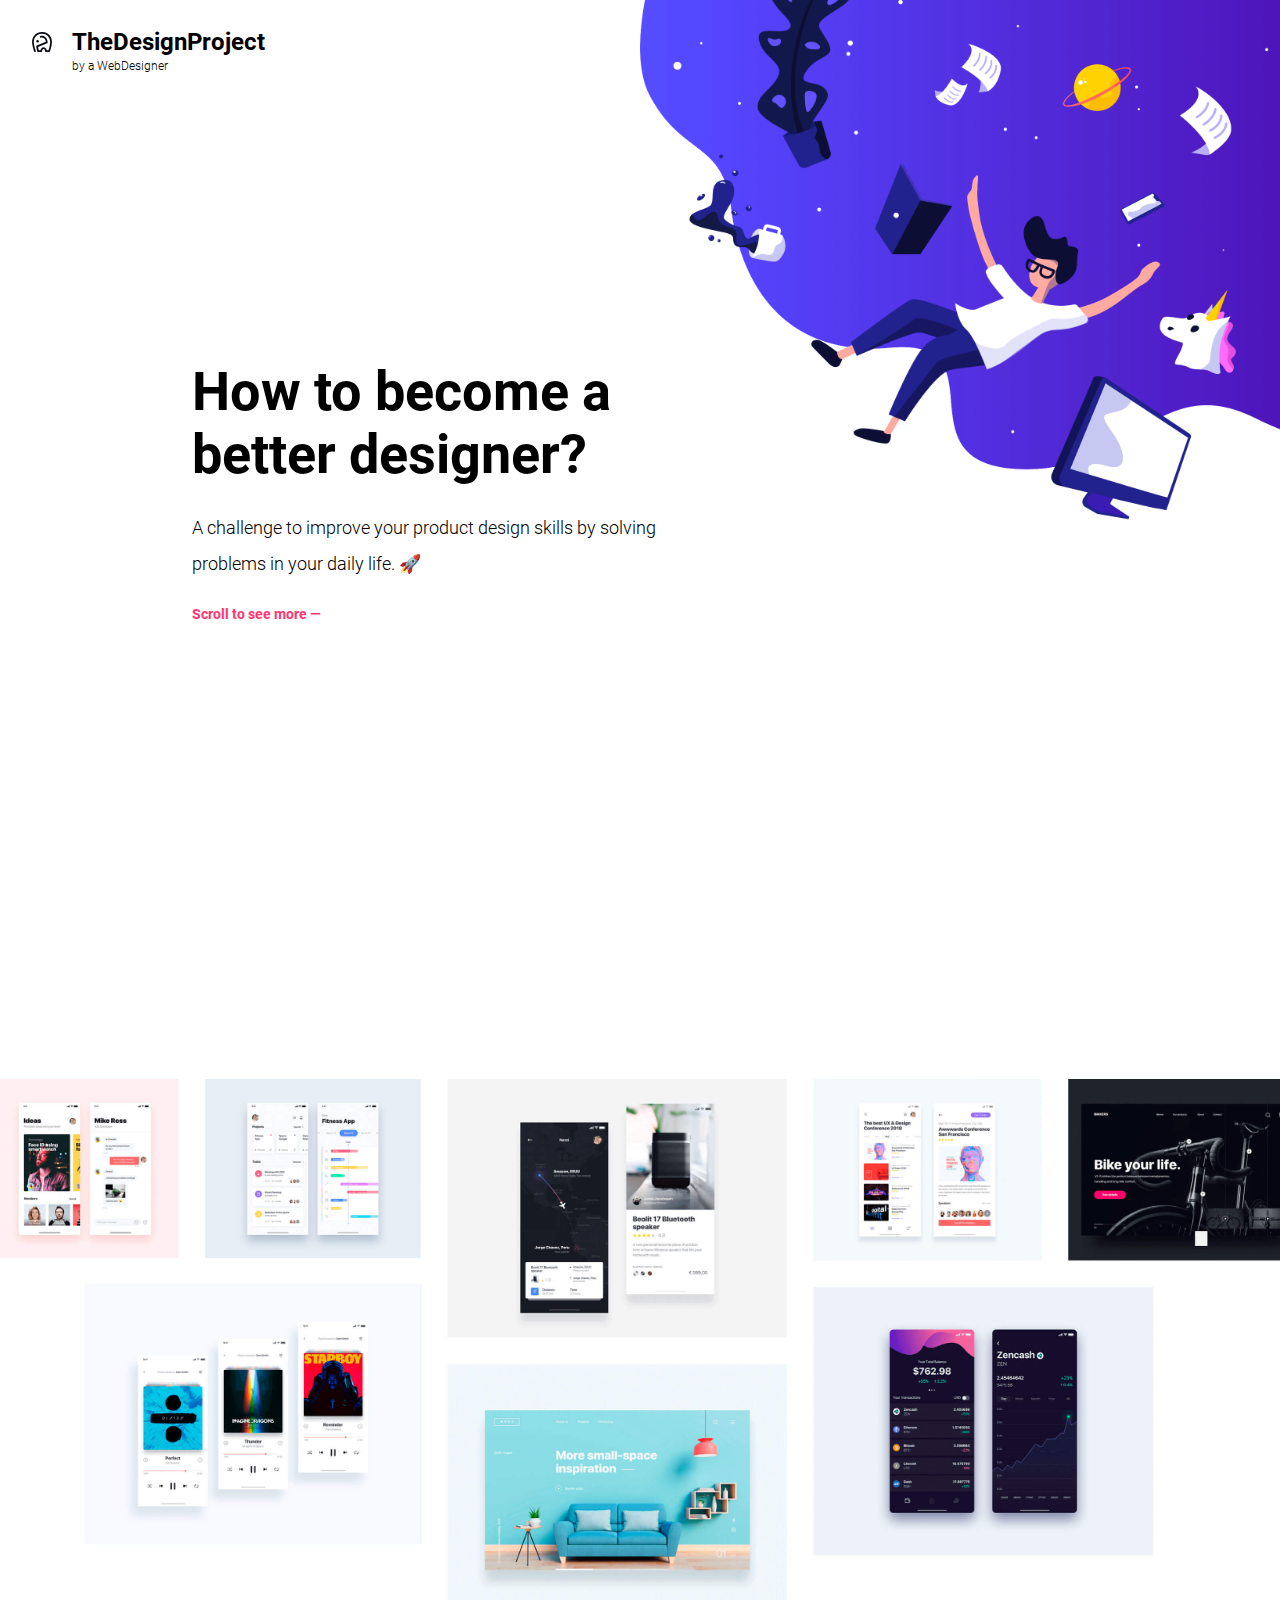
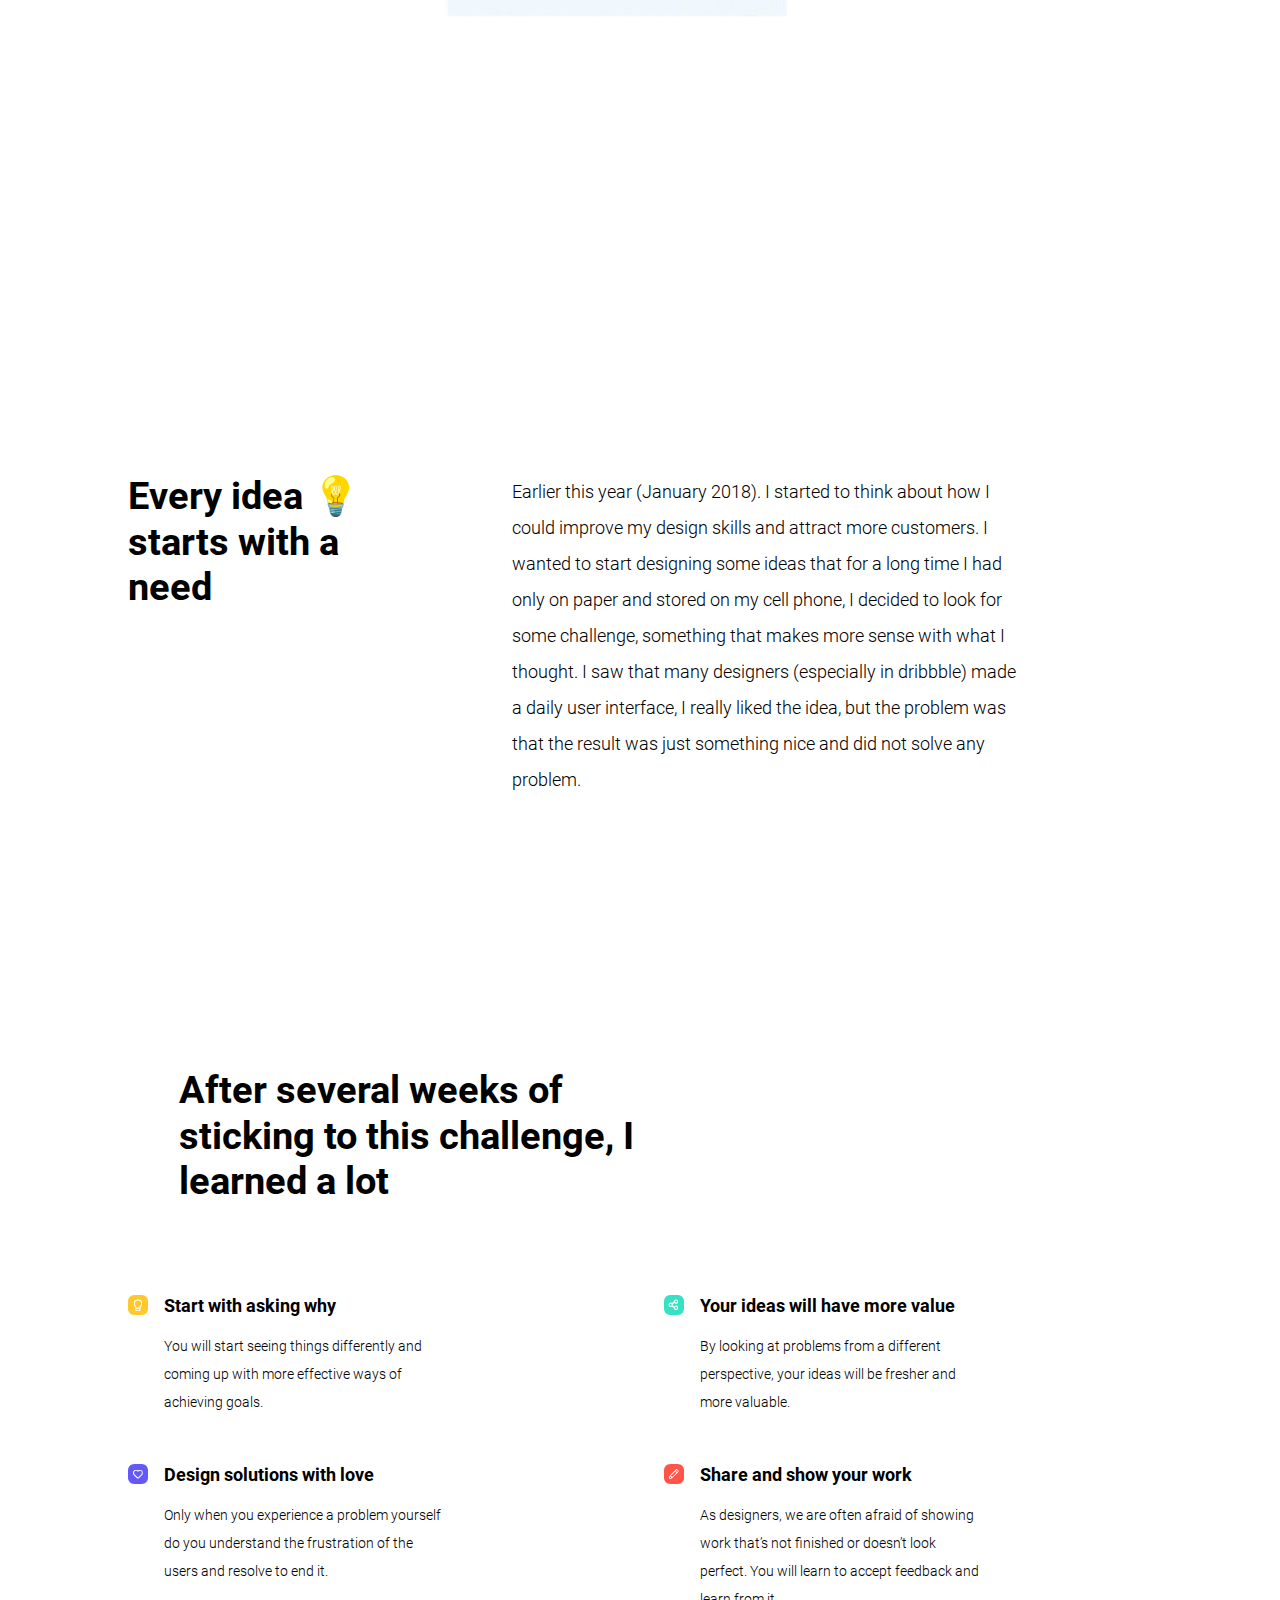
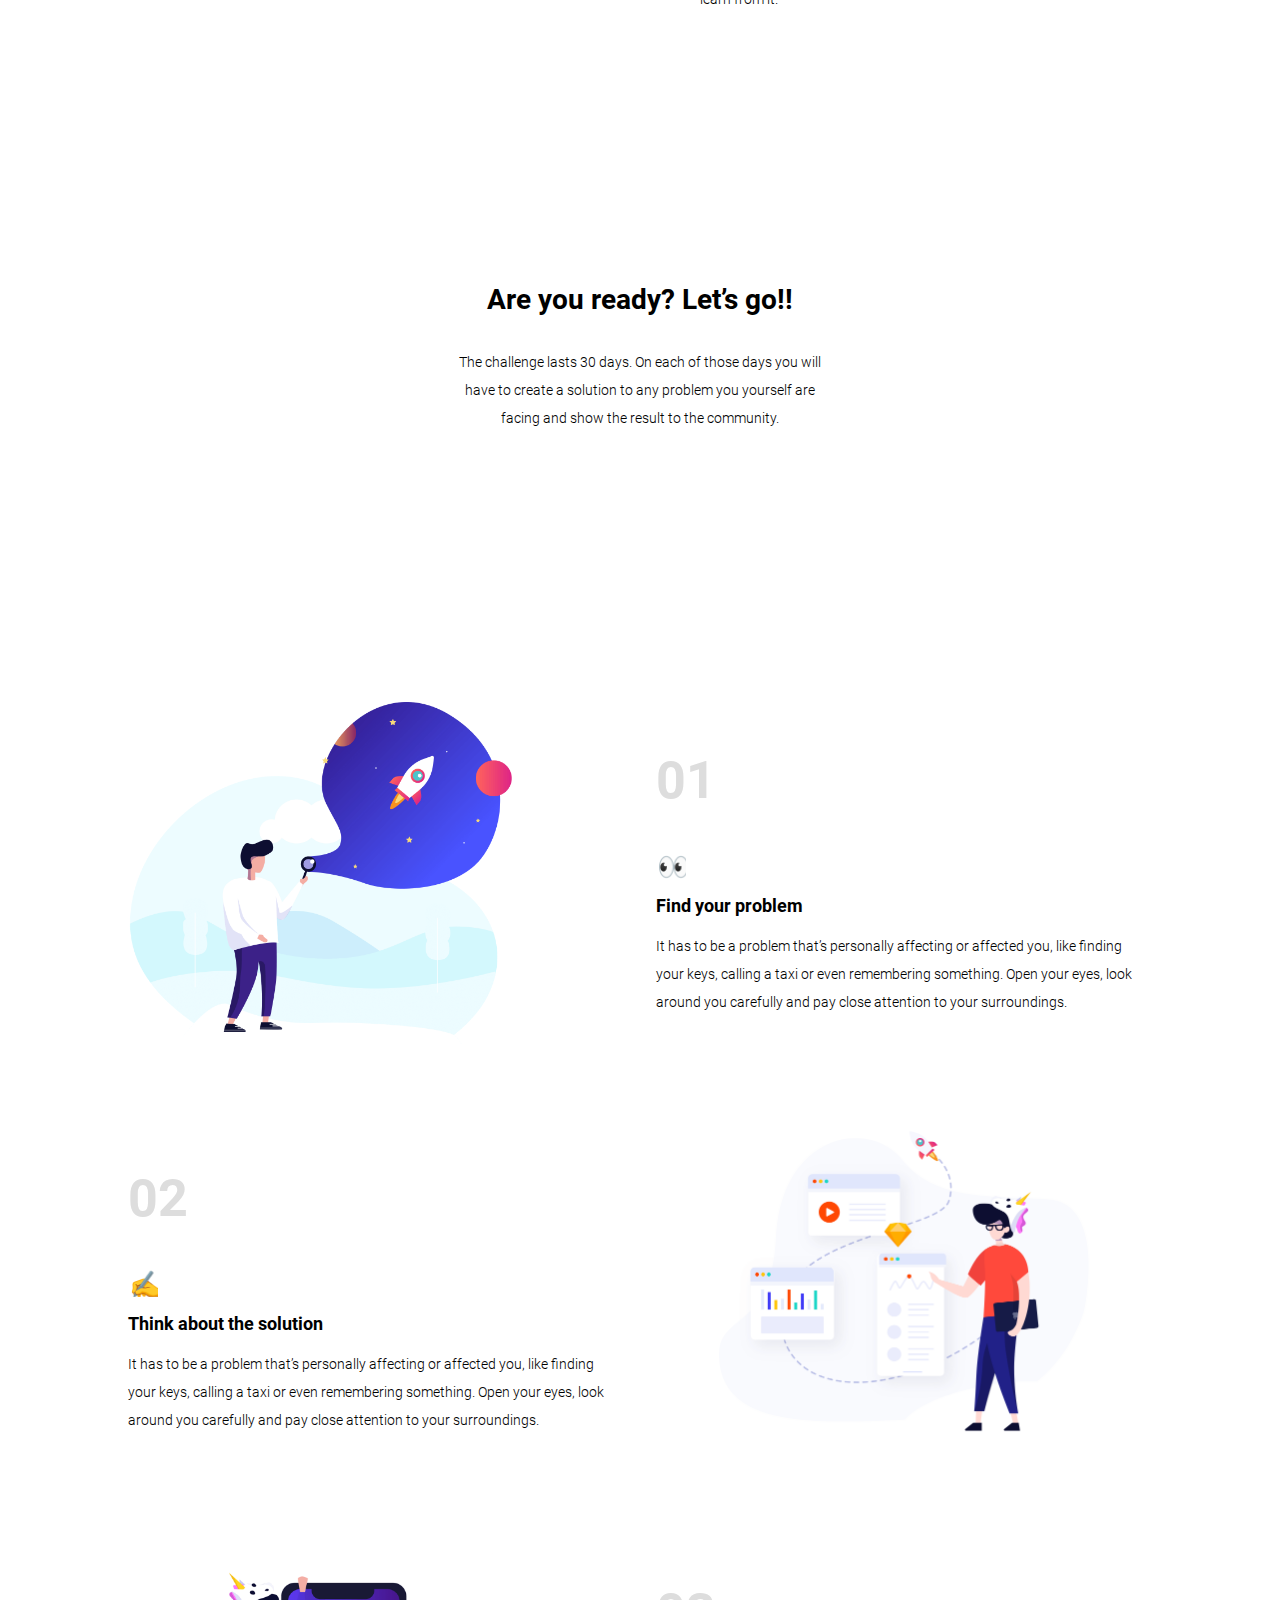
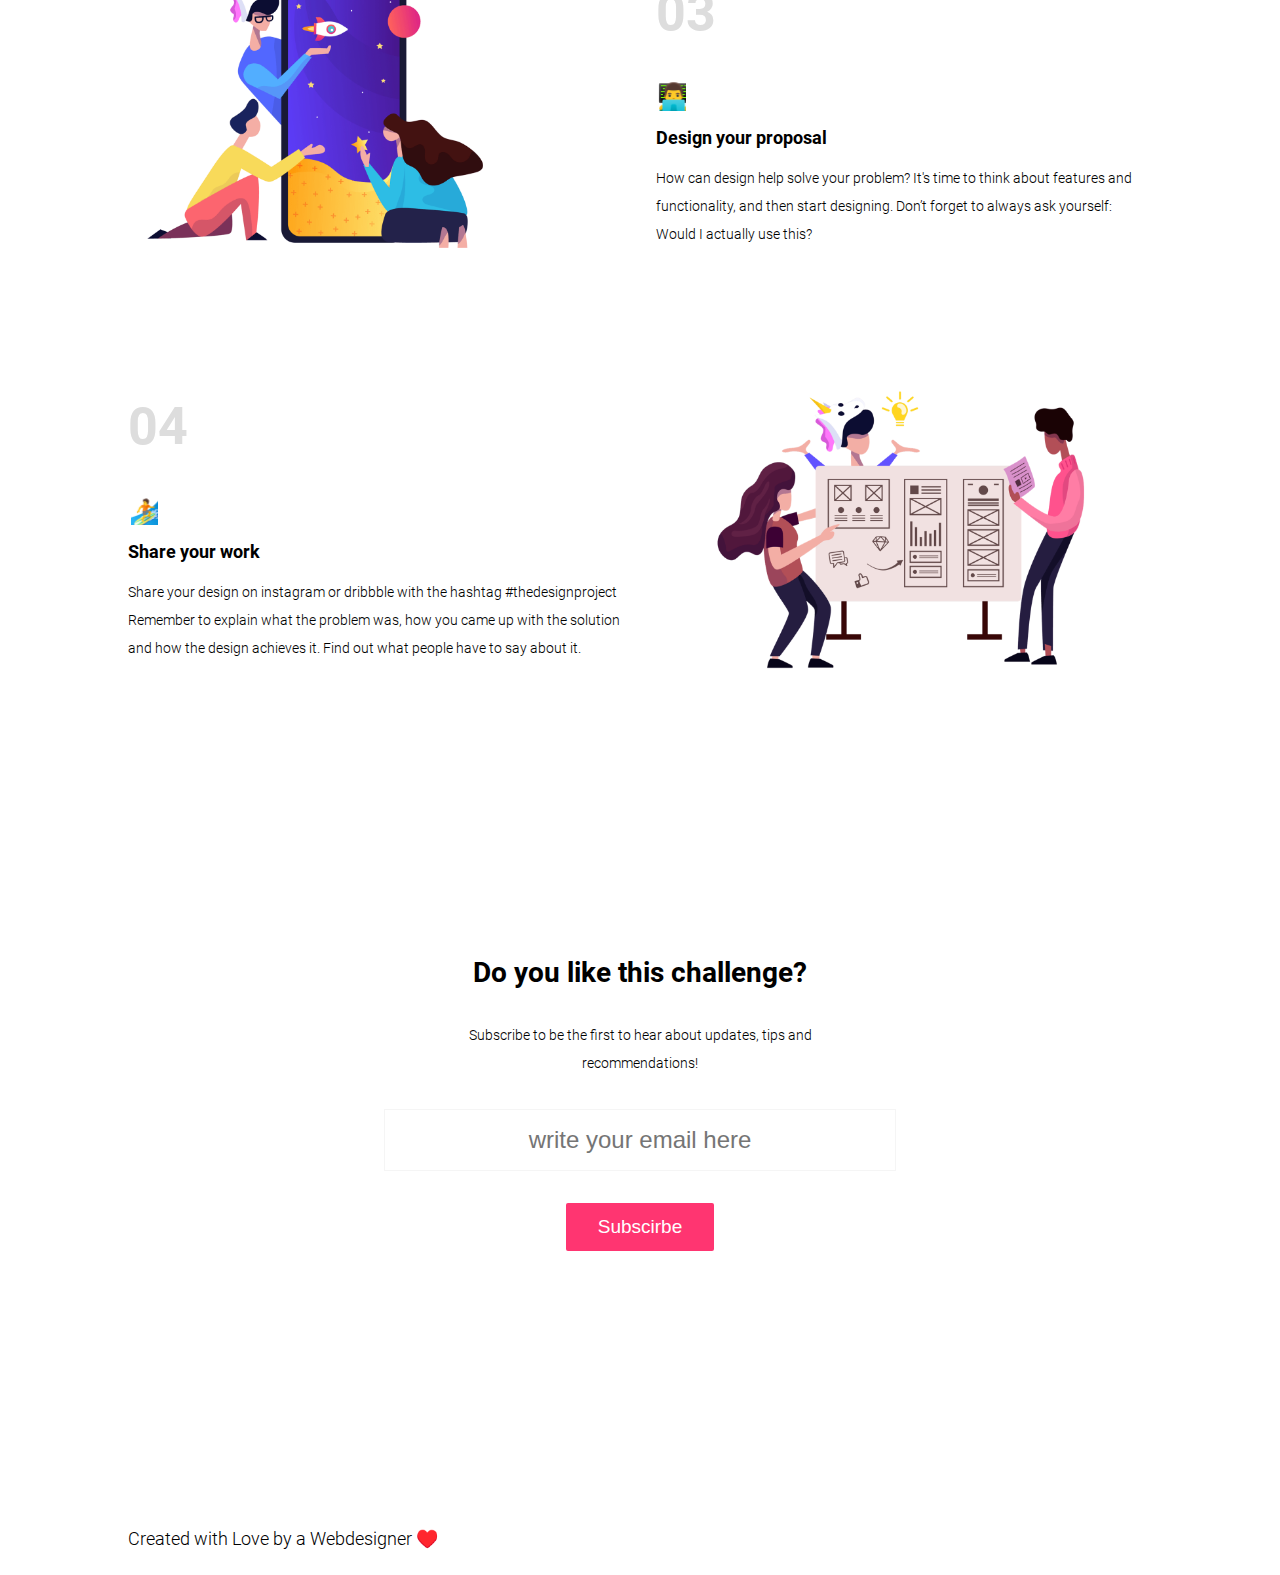
<file: index.html>
<!DOCTYPE html>
<html lang="en">
<head>
    <meta charset="UTF-8">
    <meta name="viewport" content="width=device-width, initial-scale=1.0, maximum-scale=1.0">
    <link rel="stylesheet" href="./asstes/css/style_desktop.css">
    <link rel="stylesheet" href="./asstes/css/style_mobile.css">
    <title>Designchallenge</title>
</head>
<body>
    <header>
        <img class="logo" src="./asstes/img/logo.svg" alt="Logo elephant">
        <div class="logoTitle">
            <p class="logo1">TheDesignProject</p>
            <p class="logo2">by a WebDesigner</p>
        </div>
        <div class="headline">
            <h1>How to become a better designer?</h1>
            <p>A challenge to improve your product design skills by solving problems in your daily life. <span>🚀</span></p>
            <a href="#image">Scroll to see more —</a>
        </div>
        <img src="./asstes/img/ilustracion1.png" alt="">
        <img src="./asstes/img/ilustracion_people.png" alt="">
    </header>
    <main>
        <img id="image" class="image" src="./asstes/img/images.jpg" alt="">
        <section class="sec1">
            <h2>Every idea <span>💡</span>starts with a
                    need</h2>
            <p>Earlier this year (January 2018). I started to think about how I could improve
                my design skills and attract more customers. I wanted to start designing
                some ideas that for a long time I had only on paper and stored on my cell
                phone, I decided to look for some challenge, something that makes more
                sense with what I thought. I saw that many designers (especially in dribbble)
                made a daily user interface, I really liked the idea, but the problem was that
                the result was just something nice and did not solve any problem.</p>
        </section>
        <section class="sec2">
            <h2>After several weeks of sticking to this
                challenge, I learned a lot</h2>
            <div class="sec2Challenge">
                <article class="ask">
                    <img src="./asstes/img/title02.svg" alt="">
                    <div>
                        <h4>Start with asking why</h4>
                        <p>You will start seeing things differently and
                            coming up with more effective ways of achieving
                            goals.</p>
                    </div>
                </article>
                <article class="think">
                    <img src="./asstes/img/title04.svg" alt="">
                    <div>
                        <h4>Your ideas will have more value</h4>
                        <p>By looking at problems from a different
                            perspective, your ideas will be fresher and more
                            valuable.</p>
                    </div>
                </article>
                <article class="design">
                    <img src="./asstes/img/title01.svg" alt="">
                    <div>
                        <h4>Design solutions with love</h4>
                        <p>Only when you experience a problem yourself do
                            you understand the frustration of the users and
                            resolve to end it.</p>
                    </div>
                </article>
                <article class="share">
                    <img src="./asstes/img/title03.svg" alt="">
                    <div>
                        <h4>Share and show your work</h4>
                        <p>As designers, we are often afraid of showing
                            work that’s not finished or doesn’t look perfect.
                            You will learn to accept feedback and learn from
                            it.</p>
                    </div>
                </article>
            </div>
        </section>
        <section class="sec3">
            <h3>Are you ready? Let’s go!!</h3>
            <p>The challenge lasts 30 days. On each of those days you will have
                to create a solution to any problem you yourself are facing and
                show the result to the community.</p>
        </section>
        <section class="sec4">
            <img class="sec4Img" src="./asstes/img/step01.png" alt="">
            <div>
                <p class="number">01</p>
                <img class="icon" src="./asstes/img/step01.svg" alt="">
                <h4>Find your problem</h4>
                <p>It has to be a problem that’s personally affecting or affected you, like finding your keys, calling
                    a taxi or even remembering something. Open your eyes, look around you carefully and pay
                    close attention to your surroundings.</p>
            </div>
            <div>
                <p class="number">02</p>
                <img class="icon" src="./asstes/img/step02.svg" alt="">
                <h4>Think about the solution</h4>
                <p>It has to be a problem that’s personally affecting or affected you, like finding your keys, calling
                    a taxi or even remembering something. Open your eyes, look around you carefully and pay
                    close attention to your surroundings.</p>
            </div>
            <img class="sec4Img" src="./asstes/img/step02.png" alt="">
            <img class="sec4Img" src="./asstes/img/step03.png" alt="">
            <div>
                <p class="number">03</p>
                <img class="icon" src="./asstes/img/step03.svg" alt="">
                <h4>Design your proposal</h4>
                <p>How can design help solve your problem? It's time to think about features and functionality, and then start designing. Don’t forget to always ask yourself: Would I actually use this?</p>
            </div>
            <div>
                <p class="number">04</p>
                <img class="icon" src="./asstes/img/step04.svg" alt="">
                <h4>Share your work</h4>
                <p>Share your design on instagram or dribbble with the hashtag #thedesignproject Remember to explain what the problem was, how you came up with the solution and how the design achieves it. Find out what people have to say about it.</p>
            </div>
            <img class="sec4Img" src="./asstes/img/step04.png" alt="">
        </section>
    </main>
    <footer>
        <div>
            <h3>Do you like this challenge?</h3>
            <p>Subscribe to be the first to hear about updates, tips and
                recommendations!</p>
            <input type="email" name="" id="" placeholder="write your email here" required>
            <input type="submit" value="Subscirbe">
        </div>
        <p class="copyright">Created with Love by a Webdesigner <span>♥️</span></p>
    </footer>
</body>
</html>
</file>
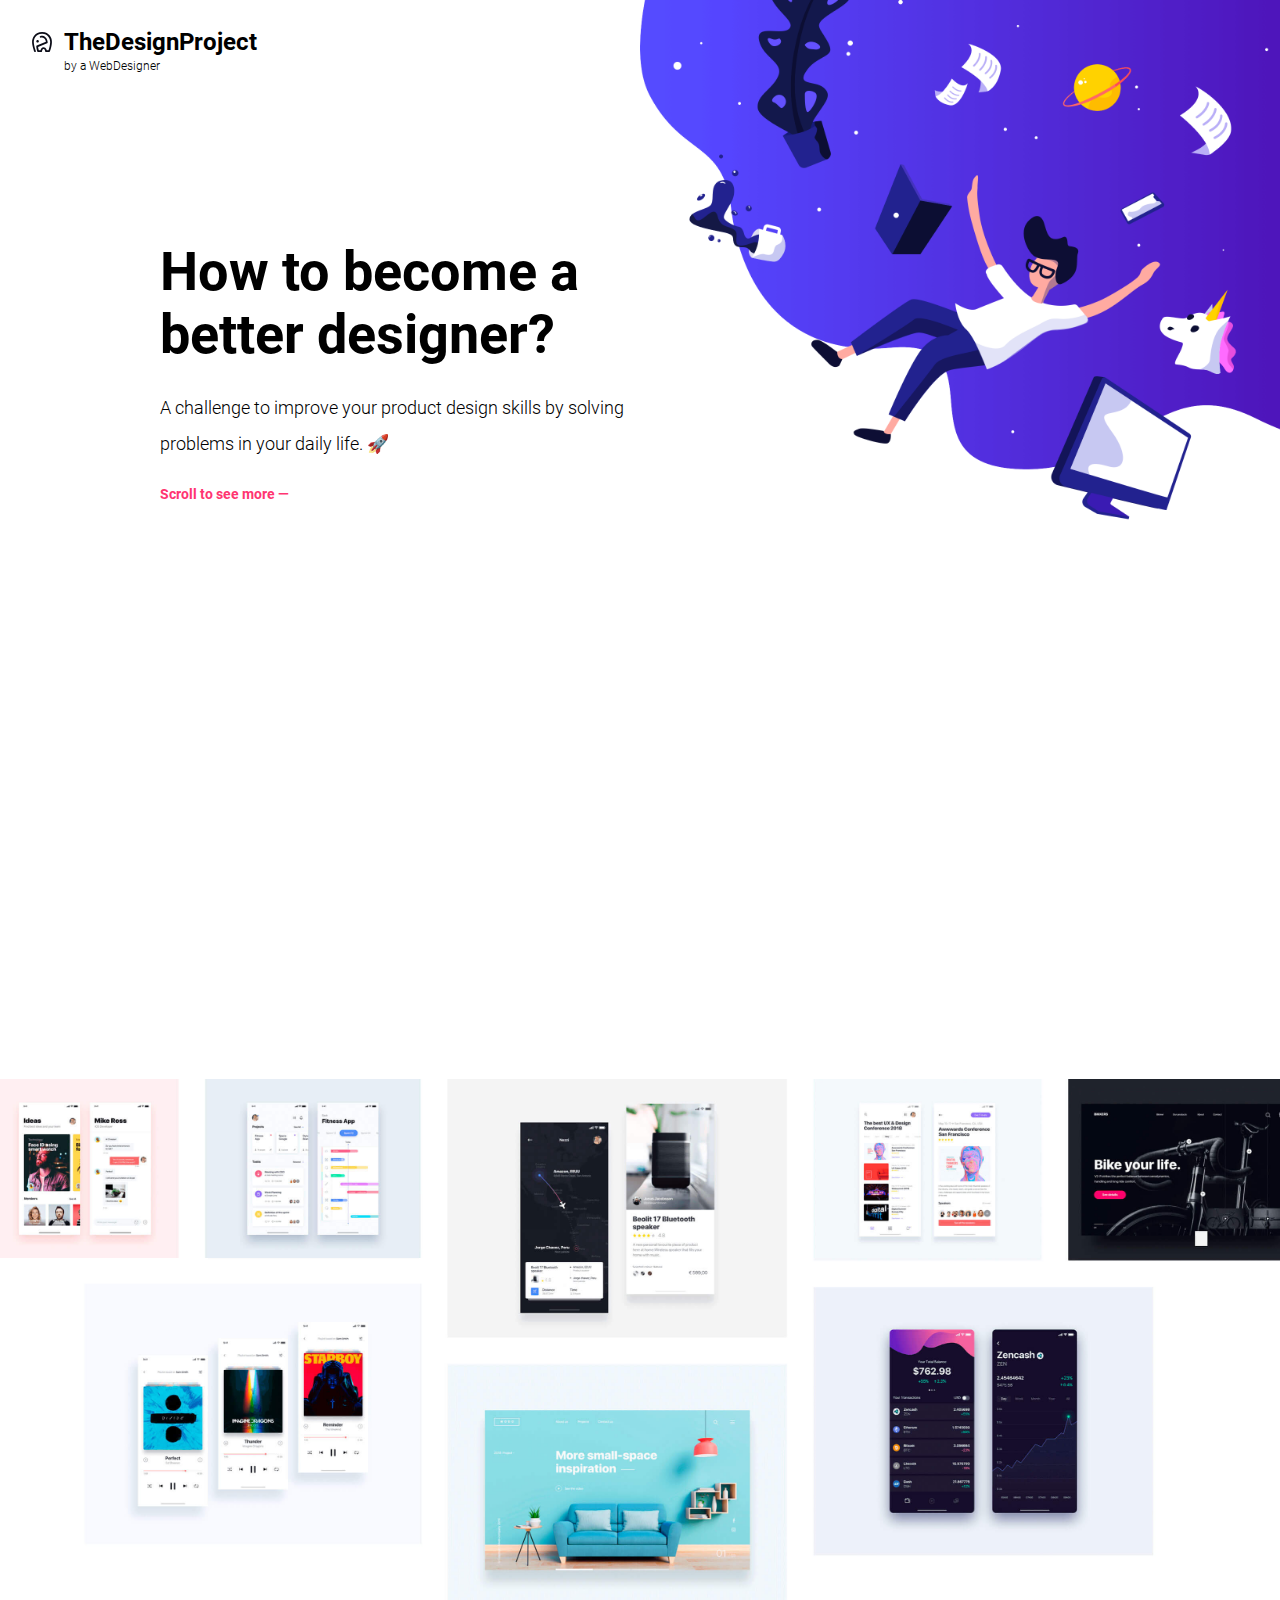
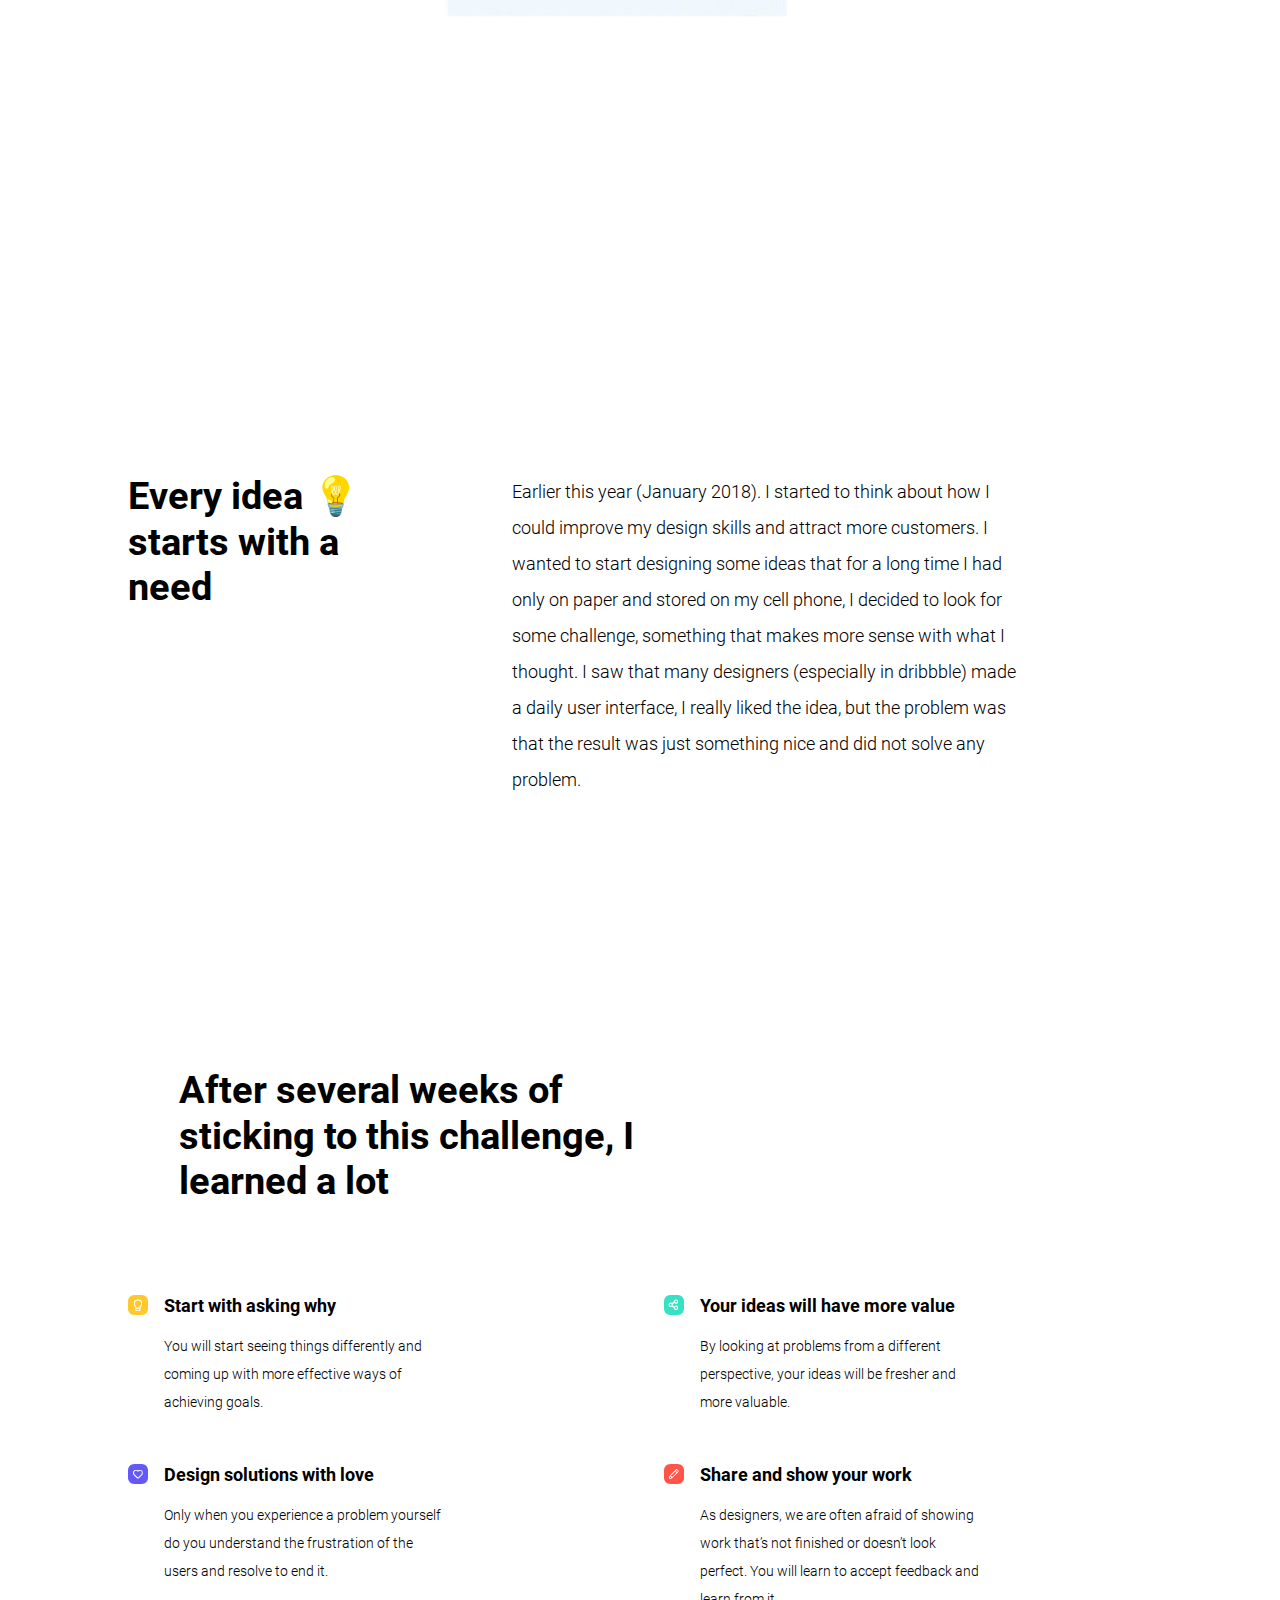
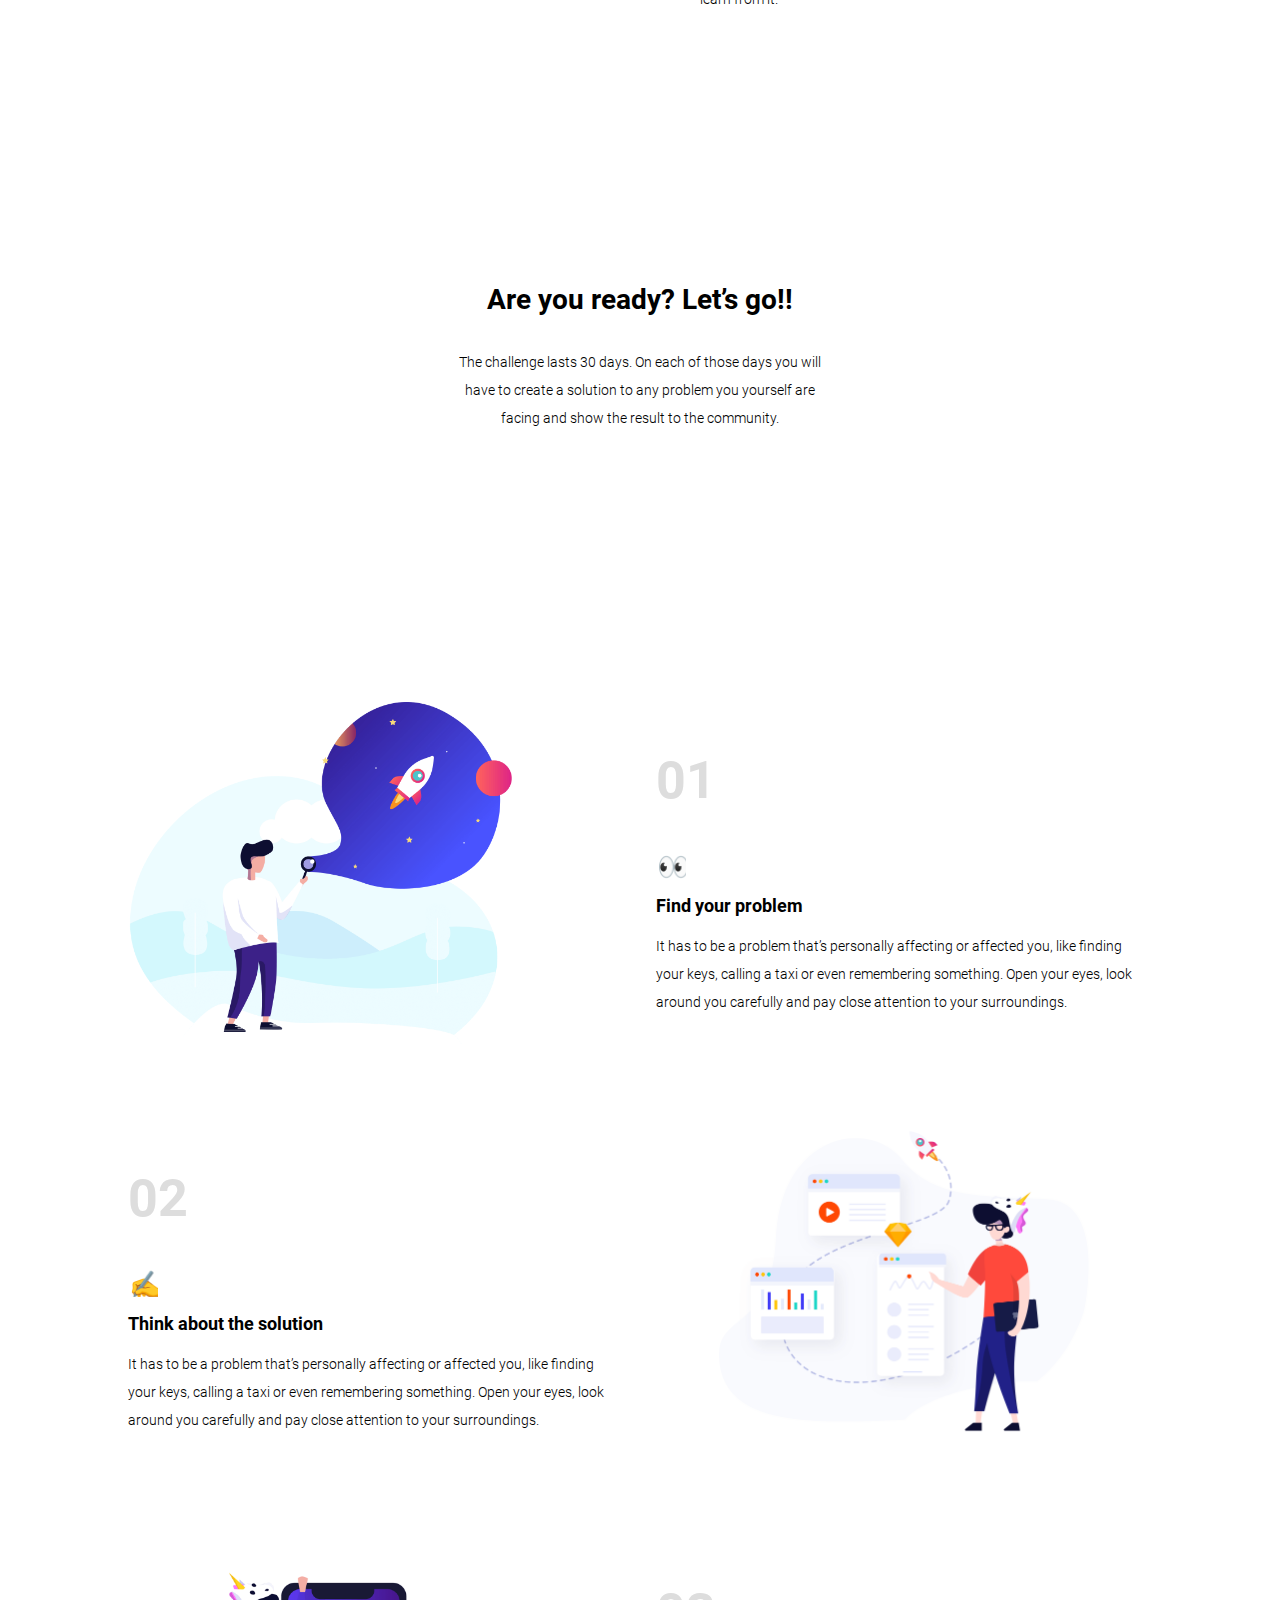
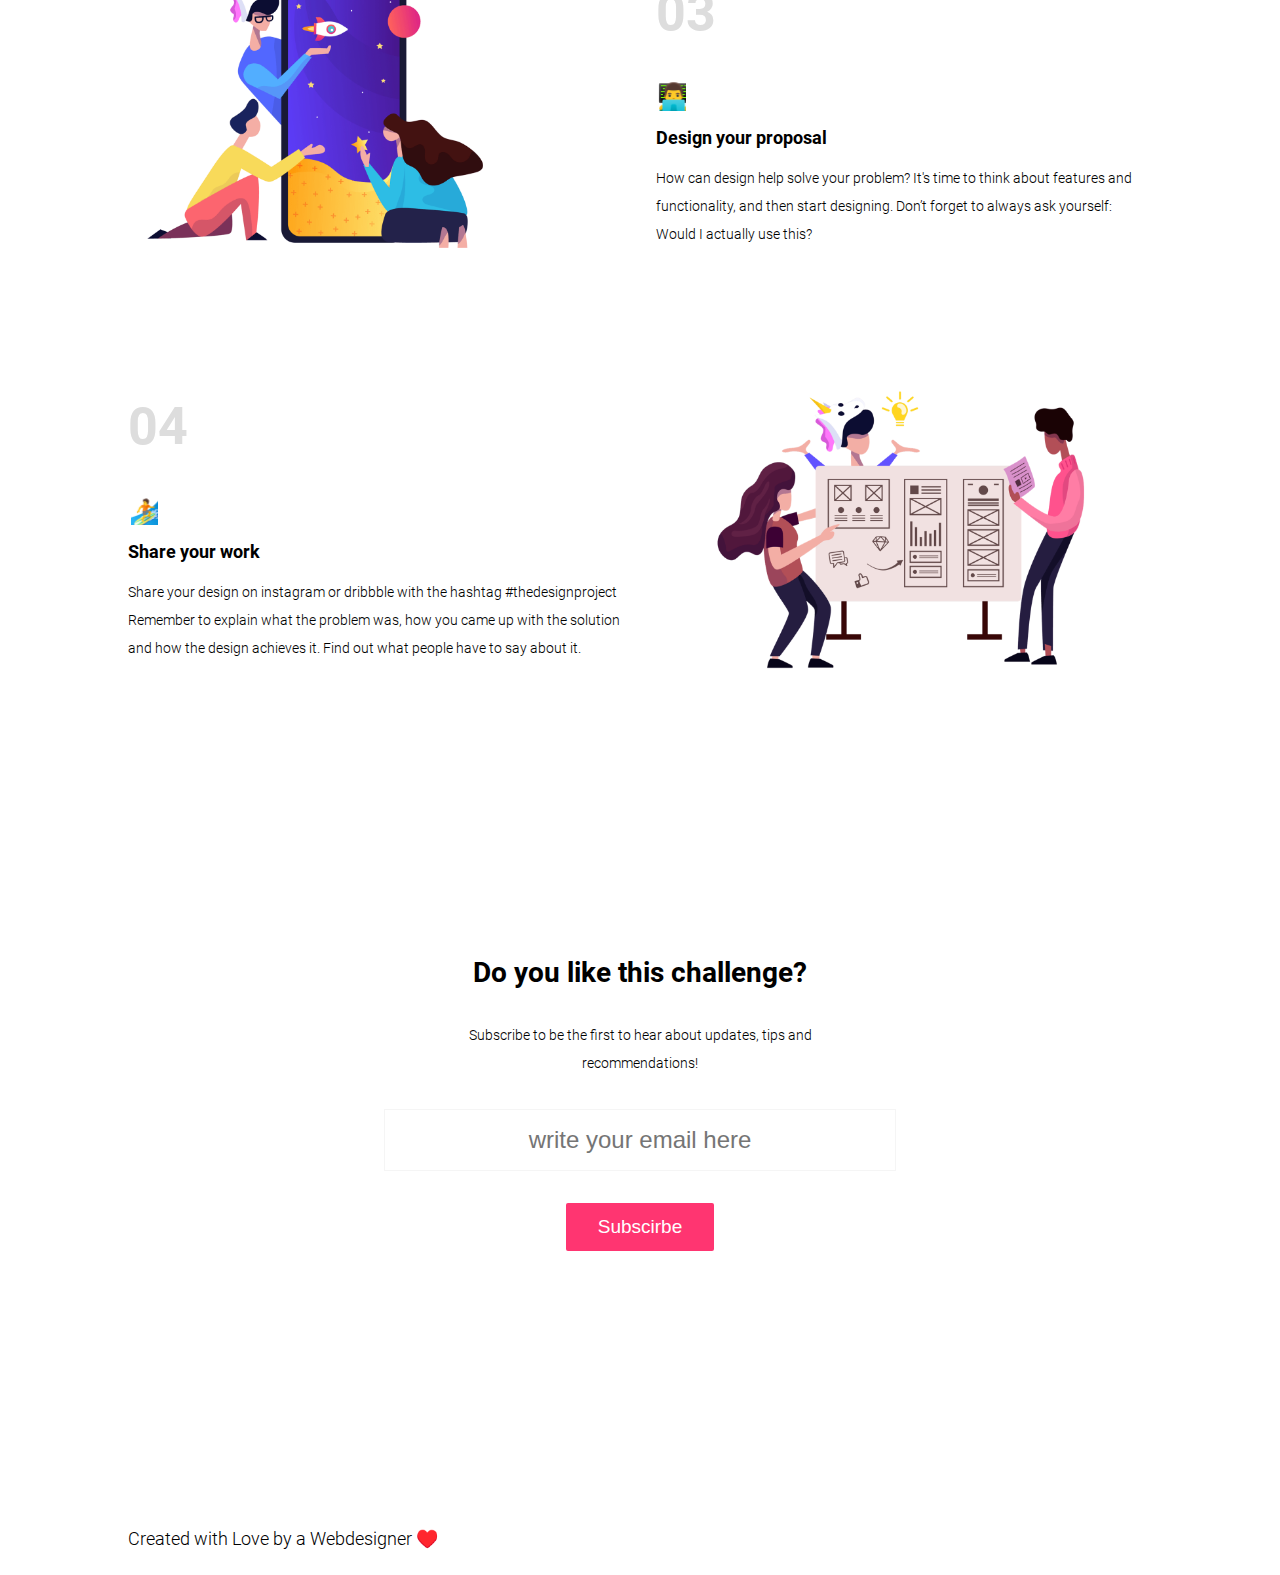
<file: index_neu.html>
<!DOCTYPE html>
<html lang="en">
<head>
    <meta charset="UTF-8">
    <meta name="viewport" content="width=device-width, initial-scale=1.0, maximum-scale=1.0">
    <link rel="stylesheet" href="./asstes/css/style_neu.css">
    <title>Designchallenge</title>
</head>
<body>
    <header>
        <img class="logo" src="./asstes/img/logo.svg" alt="Logo elephant">
        <div class="logoTitle">
            <p class="logo1">TheDesignProject</p>
            <p class="logo2">by a WebDesigner</p>
        </div>
        <div class="headline">
            <h1>How to become a better designer?</h1>
            <p>A challenge to improve your product design skills by solving problems in your daily life. <span>🚀</span></p>
            <a href="#image">Scroll to see more —</a>
        </div>
        <img src="./asstes/img/ilustracion1.png" alt="">
        <img src="./asstes/img/ilustracion_people.png" alt="">
    </header>
    <main>
        <img id="image" class="image" src="./asstes/img/images.jpg" alt="">
        <section class="sec1">
            <h2>Every idea <span>💡</span>starts with a
                    need</h2>
            <p>Earlier this year (January 2018). I started to think about how I could improve
                my design skills and attract more customers. I wanted to start designing
                some ideas that for a long time I had only on paper and stored on my cell
                phone, I decided to look for some challenge, something that makes more
                sense with what I thought. I saw that many designers (especially in dribbble)
                made a daily user interface, I really liked the idea, but the problem was that
                the result was just something nice and did not solve any problem.</p>
        </section>
        <section class="sec2">
            <h2>After several weeks of sticking to this
                challenge, I learned a lot</h2>
            <div class="sec2Challenge">
                <article class="ask">
                    <img src="./asstes/img/title02.svg" alt="">
                    <div>
                        <h4>Start with asking why</h4>
                        <p>You will start seeing things differently and
                            coming up with more effective ways of achieving
                            goals.</p>
                    </div>
                </article>
                <article class="think">
                    <img src="./asstes/img/title04.svg" alt="">
                    <div>
                        <h4>Your ideas will have more value</h4>
                        <p>By looking at problems from a different
                            perspective, your ideas will be fresher and more
                            valuable.</p>
                    </div>
                </article>
                <article class="design">
                    <img src="./asstes/img/title01.svg" alt="">
                    <div>
                        <h4>Design solutions with love</h4>
                        <p>Only when you experience a problem yourself do
                            you understand the frustration of the users and
                            resolve to end it.</p>
                    </div>
                </article>
                <article class="share">
                    <img src="./asstes/img/title03.svg" alt="">
                    <div>
                        <h4>Share and show your work</h4>
                        <p>As designers, we are often afraid of showing
                            work that’s not finished or doesn’t look perfect.
                            You will learn to accept feedback and learn from
                            it.</p>
                    </div>
                </article>
            </div>
        </section>
        <section class="sec3">
            <h3>Are you ready? Let’s go!!</h3>
            <p>The challenge lasts 30 days. On each of those days you will have
                to create a solution to any problem you yourself are facing and
                show the result to the community.</p>
        </section>
        <section class="sec4">
            <img class="sec4Img" src="./asstes/img/step01.png" alt="">
            <div>
                <p class="number">01</p>
                <img class="icon" src="./asstes/img/step01.svg" alt="">
                <h4>Find your problem</h4>
                <p>It has to be a problem that’s personally affecting or affected you, like finding your keys, calling
                    a taxi or even remembering something. Open your eyes, look around you carefully and pay
                    close attention to your surroundings.</p>
            </div>
            <div>
                <p class="number">02</p>
                <img class="icon" src="./asstes/img/step02.svg" alt="">
                <h4>Think about the solution</h4>
                <p>It has to be a problem that’s personally affecting or affected you, like finding your keys, calling
                    a taxi or even remembering something. Open your eyes, look around you carefully and pay
                    close attention to your surroundings.</p>
            </div>
            <img class="sec4Img" src="./asstes/img/step02.png" alt="">
            <img class="sec4Img" src="./asstes/img/step03.png" alt="">
            <div>
                <p class="number">03</p>
                <img class="icon" src="./asstes/img/step03.svg" alt="">
                <h4>Design your proposal</h4>
                <p>How can design help solve your problem? It's time to think about features and functionality, and then start designing. Don’t forget to always ask yourself: Would I actually use this?</p>
            </div>
            <div>
                <p class="number">04</p>
                <img class="icon" src="./asstes/img/step04.svg" alt="">
                <h4>Share your work</h4>
                <p>Share your design on instagram or dribbble with the hashtag #thedesignproject Remember to explain what the problem was, how you came up with the solution and how the design achieves it. Find out what people have to say about it.</p>
            </div>
            <img class="sec4Img" src="./asstes/img/step04.png" alt="">
        </section>
    </main>
    <footer>
        <div>
            <h3>Do you like this challenge?</h3>
            <p>Subscribe to be the first to hear about updates, tips and
                recommendations!</p>
            <input type="email" name="" id="" placeholder="write your email here" required>
            <input type="submit" value="Subscirbe">
        </div>
        <p class="copyright">Created with Love by a Webdesigner <span>♥️</span></p>
    </footer>
</body>
</html>
</file>
<file: asstes/css/style_desktop.css>
/* Global Styling */

@font-face {
    font-family: 'Roboto-Bold';
    src: url('../fonts/Roboto/Roboto-Bold.ttf');
}

@font-face {
    font-family: 'Roboto-Light';
    src: url('../fonts/Roboto/Roboto-Light.ttf');
}

* {
    margin: 0;
    padding: 0;
    box-sizing: border-box;
    text-decoration: none;
}

:root {
    --font-color-black: #000;
    --color-pink: #FF3571;
    --color-grey: #DDD;
    --color-dark-grey: #757575;
    --color-white: #FFF;
    --background-color-input: #F5F5F5;
    --font-size-h1: 3.375rem;
    --font-size-logo1-ph: 1.5rem;
    --font-size-logo2: 0.75rem;
    --font-size-p1-h4: 1.125rem;
    --font-size-a-p2: 0.875rem;
    --font-size-h2: 2.375rem;
    --font-size-h3: 1.75rem;
    --font-size-submit: 1.188rem;
    --font-size-zahl: 3.25rem;
    --line-height-h2: 1.2;
    --line-height-p: 2;
}

/* Global Font-Stylings */

h1 {
    font-family: 'Roboto-Bold';
    color: var(--font-color-black);
    font-size: var(--font-size-h1);
}

h2 {
    font-family: 'Roboto-Bold';
    color: var(--font-color-black);
    font-size: var(--font-size-h2);
    line-height: var(--line-height-h2);
}

h3 {
    font-family: 'Roboto-Bold';
    color: var(--font-color-black);
    font-size: var(--font-size-h3);
}

h4 {
    font-family: 'Roboto-Bold';
    color: var(--font-color-black);
    font-size: var(--font-size-p1-h4);
}

p {
    font-family: 'Roboto-Light';
    color: var(--font-color-black);
    font-size: var(--font-size-a-p2);
    line-height: var(--line-height-p);
}

.logo1 {
    font-family: 'Roboto-Bold';
    color: var(--font-color-black);
    font-size: var(--font-size-logo1-ph);
    line-height: 1.5;
}

.logo2 {
    font-family: 'Roboto-Light';
    color: var(--font-color-black);
    font-size: var(--font-size-logo2);
    line-height: 1;
}

.headline p, .sec1 p {
    font-family: 'Roboto-Light';
    color: var(--font-color-black);
    font-size: var(--font-size-p1-h4);
}

a {
    font-family: 'Roboto-Bold';
    color: var(--color-pink);
    font-size: var(--font-size-a-p2);
}

.number {
    font-family: 'Roboto-Bold';
    color: var(--color-grey);
    font-size: var(--font-size-zahl);
}

input[type="email"] {
    font-family: Arial;
    color: var(--color-dark-greygrey);
    font-size: var(--font-size-logo1-ph);
}

input[type="submit"] {
    font-family: Arial;
    color: var(--color-white);
    font-size: var(--font-size-submit);
}

.copyright {
    font-family: 'Roboto-Light';
    color: var(--font-color-black);
    font-size: var(--font-size-p1-h4);
}

/* !Header */

header {
    width: 100%;
    height: 100vh;
    position: relative;
}

.logo {
    position: fixed;
    left: 2rem;
    top: 2rem;
    width: 20px;
    height: 20px;
}

.logoTitle {
    position: absolute;
    left: 4.5rem;
    top: 1.5rem;
}

.headline {
    position: absolute;
    left: 15%;
    top: 40%;
    width: 30rem;
    display: flex;
    flex-direction: column;
    gap: 1.5rem;
}

header img {
    position: absolute;
    right: 0;
    top: 0;
    width: 50%;
}

header img:nth-last-of-type(1) {
    animation: flying 4s linear 0s infinite forwards;
}

@keyframes flying {
    0% {
        transform: translate(0);
    }
    50% {
        transform: translateY(-10%);
    }
    100% {
        transform: translate(0);
    }
}

/* !Main */

/* Image */

.image {
    width: 100%;
    height: 100vh;
    object-fit: contain;
}

/*  Section 1 */

.sec1 {
    display: flex;
    justify-content: flex-start;
    margin: 30vh 10vw;
    gap: 10vw;
}

.sec1 h2 {
    width: 20vw;
}

.sec1 p {
    width: 40vw;
}

/* Section 2 */

.sec2 {
    display: flex;
    flex-direction: column;
    margin: 30vh 10vw;
}

.sec2 h2 {
    width: 40vw;
    margin-left: 4vw;
    margin-bottom: 10vh;
}

.sec2 img {
    width: 20px;
    height: 20px;
}

.sec2Challenge {
    display: grid;
    grid-template-columns: repeat(2, 1fr);
    grid-template-rows: repeat(2, max-content);
    grid-template-areas: 
    "ask think"
    "design share";
    gap: 3rem;
}

.sec2Challenge article {
    width: 25vw;
    display: flex;
    gap: 1rem;
}

.ask {
    grid-area: ask;
}

.think {
    grid-area: think;
}

.design {
    grid-area: design;
}

.share {
    grid-area: share;
}

.sec2Challenge article h4 {
    margin-bottom: 1rem;
}

/* Section 3 */

.sec3 {
    display: flex;
    flex-direction: column;
    align-items: center;
    text-align: center;
    margin: 30vh 0;
    gap: 2rem;
}

.sec3 p {
    width: 30vw;
}

/* Section 4 */

.sec4 {
    display: grid;
    align-items: center;
    grid-template-columns: repeat(2, 1fr);
    grid-template-rows: repeat(4, max-content);
    gap: 5rem 2rem;
    margin: 10vh 10vw;
}

.sec4Img {
    width: 30vw;
    object-fit: cover;
}

.sec4Img:nth-of-type(even) {
    justify-self: center;
}

.icon {
    width: 30px;
    object-fit: cover;
}

.sec4 div {
    display: flex;
    flex-direction: column;
    gap: 1rem;
}

/* !Footer */

footer {
    margin-bottom: 2vh;
}

footer div {
    margin: 30vh 0;
    display: flex;
    align-items: center;
    flex-direction: column;
    text-align: center;
    gap: 2rem;
}

footer div p {
    width: 30%;
}

footer input[type="email"] {
    width: 40vw;
    padding: 1rem 2rem;
    text-align: center;
    border: none;
    border: 1px solid var(--background-color-input);
}

footer input[type="submit"] {
    padding: 0.8rem 2rem;
    border: none;
    background-color: var(--color-pink);
    border-radius: 2px;
    cursor: pointer;
}

footer input[type="submit"]:hover {
    background: linear-gradient(90deg, var(--color-pink), transparent) #2196f3;
}

.copyright {
    margin-left: 10%;
}
</file>
<file: asstes/css/style_mobile.css>
@media only screen and (max-width: 600px) {

    html {
        font-size: 12px;
    }

    .headline {
        left: 10%;
    }

    .logo {
        left: 1rem;
        top: 1rem;
    }

    .image {
        height: 20vh;
        object-fit: contain;
    }

    /* Section 1 */

    .sec1 {
        margin: 10vh 10vw;
        flex-direction: column;
    }
    
    .sec1 h2 {
        width: 100%;
    }

    .sec1 p {
        width: 100%;
    }

    /* Section 2 */

    .sec2 {
        margin: 10vh 10vw;
    }

    .sec2 h2 {
        width: 100%;
        margin-left: 0;
    }

    .sec2Challenge {
        display: grid;
        grid-template-columns: 1fr;
        grid-template-rows: repeat(4, max-content);
        grid-template-areas: 
        "ask" 
        "think"
        "design" 
        "share";
        gap: 3rem;
    }

    .sec2Challenge article {
        flex-direction: column;
        width: 70vw;
    }

    /* Section 3 */

    .sec3 {
        margin: 15vh 0;
    }

    .sec3 p {
        width: 50vw;
    }

    /* Section 4 */

    .sec4Img {
        width: 35vw;
    }
}
</file>
<file: asstes/css/style_neu.css>
/* Global Styling */

@font-face {
    font-family: 'Roboto-Bold';
    src: url('../fonts/Roboto/Roboto-Bold.ttf');
}

@font-face {
    font-family: 'Roboto-Light';
    src: url('../fonts/Roboto/Roboto-Light.ttf');
}

* {
    margin: 0;
    padding: 0;
    box-sizing: border-box;
    text-decoration: none;
}

:root {
    --font-color-black: #000;
    --color-pink: #FF3571;
    --color-grey: #DDD;
    --color-dark-grey: #757575;
    --color-white: #FFF;
    --background-color-input: #F5F5F5;
    --font-size-h1: 3.375rem;
    --font-size-logo1-ph: 1.5rem;
    --font-size-logo2: 0.75rem;
    --font-size-p1-h4: 1.125rem;
    --font-size-a-p2: 0.875rem;
    --font-size-h2: 2.375rem;
    --font-size-h3: 1.75rem;
    --font-size-submit: 1.188rem;
    --font-size-zahl: 3.25rem;
    --line-height-h2: 1.2;
    --line-height-p: 2;
}

/* Global Font-Stylings */

h1 {
    font-family: 'Roboto-Bold';
    color: var(--font-color-black);
    font-size: var(--font-size-h1);
}

h2 {
    font-family: 'Roboto-Bold';
    color: var(--font-color-black);
    font-size: var(--font-size-h2);
    line-height: var(--line-height-h2);
}

h3 {
    font-family: 'Roboto-Bold';
    color: var(--font-color-black);
    font-size: var(--font-size-h3);
}

h4 {
    font-family: 'Roboto-Bold';
    color: var(--font-color-black);
    font-size: var(--font-size-p1-h4);
}

p {
    font-family: 'Roboto-Light';
    color: var(--font-color-black);
    font-size: var(--font-size-a-p2);
    line-height: var(--line-height-p);
}

.logo1 {
    font-family: 'Roboto-Bold';
    color: var(--font-color-black);
    font-size: var(--font-size-logo1-ph);
    line-height: 1.5;
}

.logo2 {
    font-family: 'Roboto-Light';
    color: var(--font-color-black);
    font-size: var(--font-size-logo2);
    line-height: 1;
}

.headline p, .sec1 p {
    font-family: 'Roboto-Light';
    color: var(--font-color-black);
    font-size: var(--font-size-p1-h4);
}

a {
    font-family: 'Roboto-Bold';
    color: var(--color-pink);
    font-size: var(--font-size-a-p2);
}

.number {
    font-family: 'Roboto-Bold';
    color: var(--color-grey);
    font-size: var(--font-size-zahl);
}

input[type="email"] {
    font-family: Arial;
    color: var(--color-dark-greygrey);
    font-size: var(--font-size-logo1-ph);
}

input[type="submit"] {
    font-family: Arial;
    color: var(--color-white);
    font-size: var(--font-size-submit);
}

.copyright {
    font-family: 'Roboto-Light';
    color: var(--font-color-black);
    font-size: var(--font-size-p1-h4);
}

/* !Header */

header {
    width: 100%;
    height: 100vh;
    position: relative;
}

.logo {
    position: fixed;
    left: 2rem;
    top: 2rem;
    width: 20px;
    height: 20px;
}

.logoTitle {
    position: absolute;
    left: 4rem;
    top: 1.5rem;
}

.headline {
    position: absolute;
    left: 10rem;
    top: 15rem;
    width: 30rem;
    display: flex;
    flex-direction: column;
    gap: 1.5rem;
}

header img {
    position: absolute;
    right: 0;
    top: 0;
    width: 50vw;
}

header img:nth-last-of-type(1) {
    animation: flying 4s linear 0s infinite forwards;
}

@keyframes flying {
    0% {
        transform: translate(0);
    }
    50% {
        transform: translateY(-10%);
    }
    100% {
        transform: translate(0);
    }
}

/* !Main */

/* Image */

.image {
    width: 100%;
    height: 100vh;
    object-fit: contain;
}

/*  Section 1 */

.sec1 {
    display: flex;
    justify-content: flex-start;
    margin: 30vh 10vw;
    gap: 10vw;
}

.sec1 h2 {
    width: 20vw;
}

.sec1 p {
    width: 40vw;
}

/* Section 2 */

.sec2 {
    display: flex;
    flex-direction: column;
    margin: 30vh 10vw;
}

.sec2 h2 {
    width: 40vw;
    margin-left: 4vw;
    margin-bottom: 10vh;
}

.sec2 img {
    width: 20px;
    height: 20px;
}

.sec2Challenge {
    display: grid;
    grid-template-columns: repeat(2, 1fr);
    grid-template-rows: repeat(2, max-content);
    grid-template-areas: 
    "ask think"
    "design share";
    gap: 3rem;
}

.sec2Challenge article {
    width: 25vw;
    display: flex;
    gap: 1rem;
}

.ask {
    grid-area: ask;
}

.think {
    grid-area: think;
}

.design {
    grid-area: design;
}

.share {
    grid-area: share;
}

.sec2Challenge article h4 {
    margin-bottom: 1rem;
}

/* Section 3 */

.sec3 {
    display: flex;
    flex-direction: column;
    align-items: center;
    text-align: center;
    margin: 30vh 0;
    gap: 2rem;
}

.sec3 p {
    width: 30vw;
}

/* Section 4 */

.sec4 {
    display: grid;
    align-items: center;
    grid-template-columns: repeat(2, 1fr);
    grid-template-rows: repeat(4, max-content);
    gap: 5rem 2rem;
    margin: 10vh 10vw;
}

.sec4Img {
    width: 30vw;
    object-fit: cover;
}

.sec4Img:nth-of-type(even) {
    justify-self: center;
}

.icon {
    width: 30px;
    object-fit: cover;
}

.sec4 div {
    display: flex;
    flex-direction: column;
    gap: 1rem;
}

/* !Footer */

footer {
    margin-bottom: 2vh;
}

footer div {
    margin: 30vh 0;
    display: flex;
    align-items: center;
    flex-direction: column;
    text-align: center;
    gap: 2rem;
}

footer div p {
    width: 30%;
}

footer input[type="email"] {
    width: 40vw;
    padding: 1rem 2rem;
    text-align: center;
    border: none;
    border: 1px solid var(--background-color-input);
}

footer input[type="submit"] {
    padding: 0.8rem 2rem;
    border: none;
    background-color: var(--color-pink);
    border-radius: 2px;
    cursor: pointer;
}

footer input[type="submit"]:hover {
    background: linear-gradient(90deg, var(--color-pink), transparent) #2196f3;
}

.copyright {
    margin-left: 10%;
}
</file>
